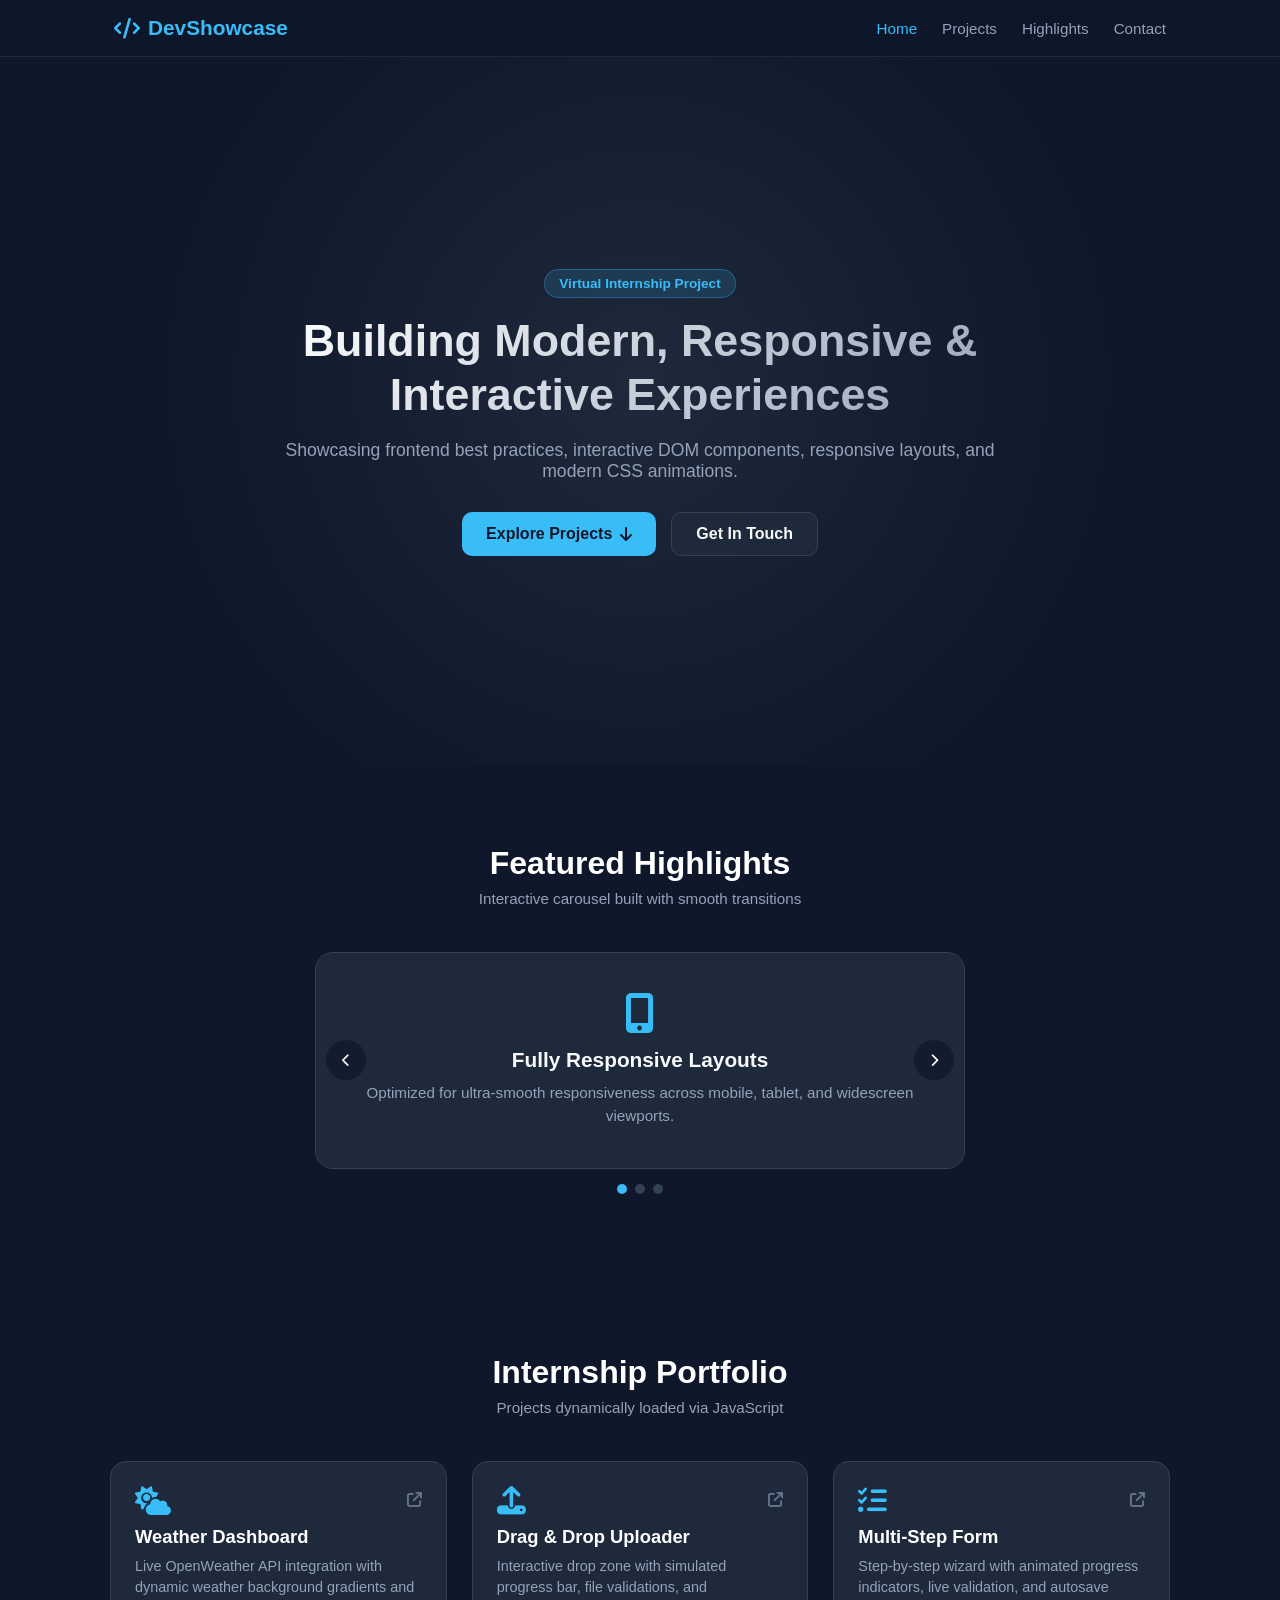
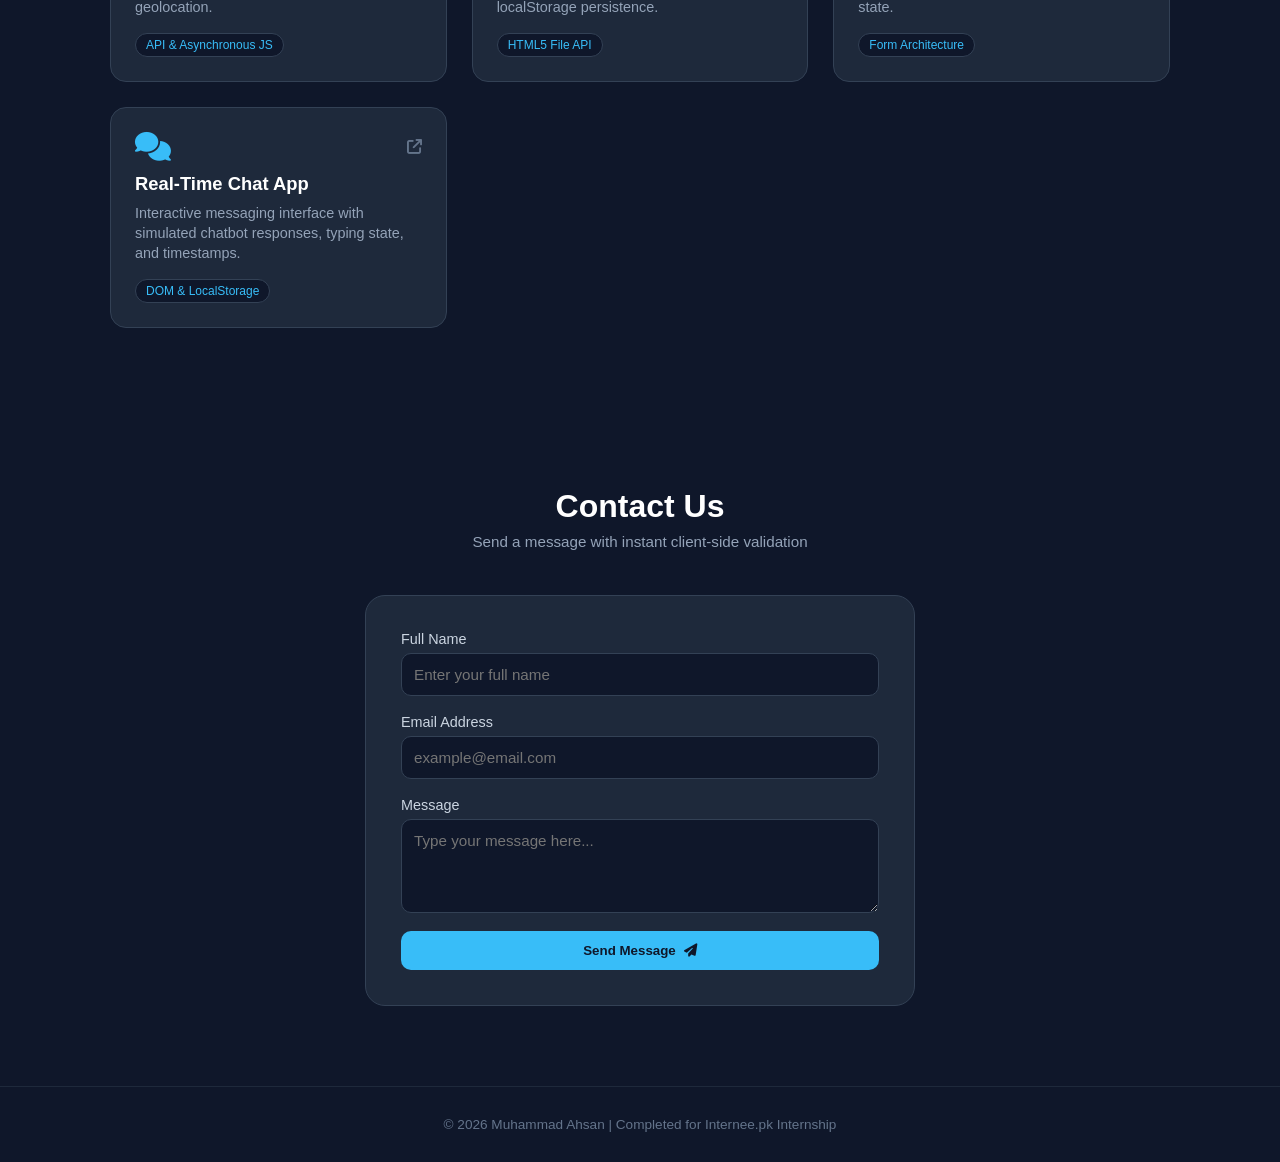
<file: FrontendWebsite_Task6/index.html>
<!DOCTYPE html>
<html lang="en">
<head>
    <meta charset="UTF-8">
    <meta name="viewport" content="width=device-width, initial-scale=1.0">
    <title>Modern Portfolio & Showcase | Internee.pk Task 6</title>
    <link rel="stylesheet" href="style.css">
    <link rel="stylesheet" href="https://cdnjs.cloudflare.com/ajax/libs/font-awesome/6.4.0/css/all.min.css">
</head>
<body>

    <!-- Navigation Header -->
    <header class="navbar">
        <div class="nav-container">
            <a href="#" class="logo"><i class="fa-solid fa-code"></i> DevShowcase</a>
            <nav class="nav-links" id="nav-menu">
                <a href="#hero" class="nav-item active">Home</a>
                <a href="#projects" class="nav-item">Projects</a>
                <a href="#slider" class="nav-item">Highlights</a>
                <a href="#contact" class="nav-item">Contact</a>
            </nav>
            <button class="menu-toggle" id="menu-toggle" aria-label="Toggle navigation">
                <i class="fa-solid fa-bars"></i>
            </button>
        </div>
    </header>

    <!-- Hero Section -->
    <section class="hero" id="hero">
        <div class="hero-content">
            <span class="badge">Virtual Internship Project</span>
            <h1>Building Modern, Responsive & Interactive Experiences</h1>
            <p>Showcasing frontend best practices, interactive DOM components, responsive layouts, and modern CSS animations.</p>
            <div class="hero-actions">
                <a href="#projects" class="btn primary-btn">Explore Projects <i class="fa-solid fa-arrow-down"></i></a>
                <a href="#contact" class="btn secondary-btn">Get In Touch</a>
            </div>
        </div>
    </section>

    <!-- Interactive Highlights Carousel/Slider -->
    <section class="slider-section" id="slider">
        <div class="section-title">
            <h2>Featured Highlights</h2>
            <p>Interactive carousel built with smooth transitions</p>
        </div>

        <div class="slider-wrapper">
            <button class="slider-btn prev-btn" id="prev-slide"><i class="fa-solid fa-chevron-left"></i></button>
            <div class="slider-track" id="slider-track">
                <div class="slide active">
                    <div class="slide-content">
                        <i class="fa-solid fa-mobile-screen-button slide-icon"></i>
                        <h3>Fully Responsive Layouts</h3>
                        <p>Optimized for ultra-smooth responsiveness across mobile, tablet, and widescreen viewports.</p>
                    </div>
                </div>
                <div class="slide">
                    <div class="slide-content">
                        <i class="fa-solid fa-bolt slide-icon"></i>
                        <h3>Dynamic Content Rendering</h3>
                        <p>Dynamic DOM population for items, state manipulation, and interactive event triggers.</p>
                    </div>
                </div>
                <div class="slide">
                    <div class="slide-content">
                        <i class="fa-solid fa-shield-check slide-icon"></i>
                        <h3>Client-Side Validation</h3>
                        <p>Real-time form validation ensuring data integrity and enhanced user experience feedback.</p>
                    </div>
                </div>
            </div>
            <button class="slider-btn next-btn" id="next-slide"><i class="fa-solid fa-chevron-right"></i></button>
        </div>
        <div class="slider-dots" id="slider-dots"></div>
    </section>

    <!-- Dynamic Projects Section -->
    <section class="projects-section" id="projects">
        <div class="section-title">
            <h2>Internship Portfolio</h2>
            <p>Projects dynamically loaded via JavaScript</p>
        </div>
        <div class="projects-grid" id="projects-grid">
            <!-- Rendered dynamically by script.js -->
        </div>
    </section>

    <!-- Interactive Contact Form Section -->
    <section class="contact-section" id="contact">
        <div class="section-title">
            <h2>Contact Us</h2>
            <p>Send a message with instant client-side validation</p>
        </div>

        <div class="contact-card">
            <form id="contact-form" novalidate>
                <div class="form-group">
                    <label for="name">Full Name</label>
                    <input type="text" id="name" placeholder="Enter your full name">
                    <span class="error-msg">Please enter your name</span>
                </div>

                <div class="form-group">
                    <label for="email">Email Address</label>
                    <input type="email" id="email" placeholder="example@email.com">
                    <span class="error-msg">Please enter a valid email address</span>
                </div>

                <div class="form-group">
                    <label for="message">Message</label>
                    <textarea id="message" rows="4" placeholder="Type your message here..."></textarea>
                    <span class="error-msg">Message must be at least 10 characters</span>
                </div>

                <button type="submit" class="btn primary-btn submit-btn">Send Message <i class="fa-solid fa-paper-plane"></i></button>
                <div id="form-feedback" class="form-feedback hidden">Message sent successfully!</div>
            </form>
        </div>
    </section>

    <!-- Footer -->
    <footer>
        <p>© 2026 Muhammad Ahsan | Completed for Internee.pk Internship</p>
    </footer>

    <script src="script.js"></script>
</body>
</html>
</file>
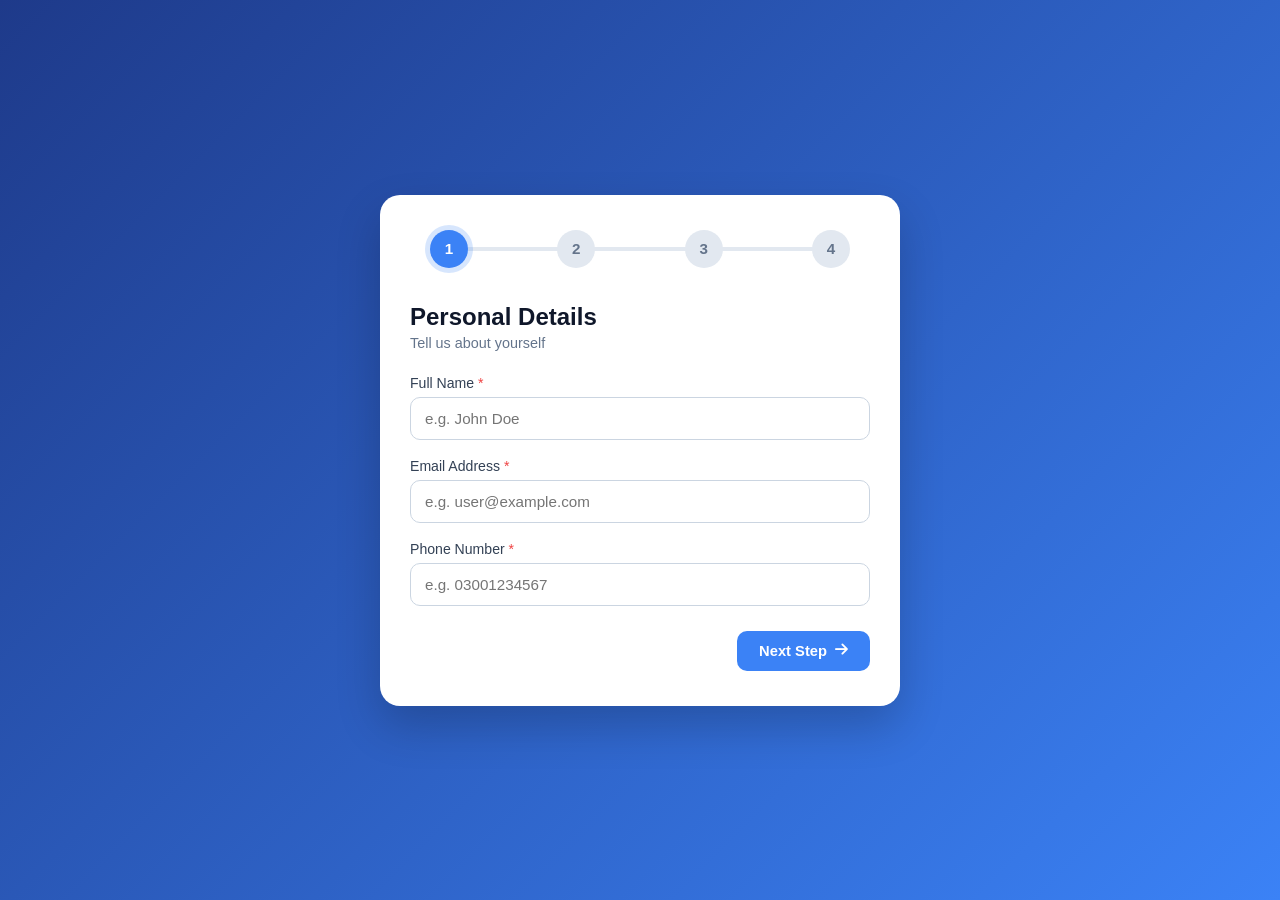
<file: MultiStepForm_Task4/index.html>
<!DOCTYPE html>
<html lang="en">
<head>
    <meta charset="UTF-8">
    <meta name="viewport" content="width=device-width, initial-scale=1.0">
    <title>Multi-Step Form | Internee.pk Task 4</title>
    <link rel="stylesheet" href="style.css">
    <link rel="stylesheet" href="https://cdnjs.cloudflare.com/ajax/libs/font-awesome/6.4.0/css/all.min.css">
</head>
<body>
    <div class="form-container">
        <!-- Progress Bar Indicator -->
        <div class="progress-bar-container">
            <div class="progress-track">
                <div class="progress-fill" id="progress-fill"></div>
            </div>
            <div class="steps-indicator">
                <div class="step-circle active" data-step="1">1</div>
                <div class="step-circle" data-step="2">2</div>
                <div class="step-circle" data-step="3">3</div>
                <div class="step-circle" data-step="4">4</div>
            </div>
        </div>

        <form id="multi-step-form" novalidate>
            <!-- Step 1: Personal Information -->
            <div class="form-step active" id="step-1">
                <h2>Personal Details</h2>
                <p class="step-subtitle">Tell us about yourself</p>

                <div class="input-group">
                    <label for="fullName">Full Name <span class="required">*</span></label>
                    <input type="text" id="fullName" name="fullName" placeholder="e.g. John Doe">
                    <span class="error-text">Please enter your full name</span>
                </div>

                <div class="input-group">
                    <label for="email">Email Address <span class="required">*</span></label>
                    <input type="email" id="email" name="email" placeholder="e.g. user@example.com">
                    <span class="error-text">Please enter a valid email address</span>
                </div>

                <div class="input-group">
                    <label for="phone">Phone Number <span class="required">*</span></label>
                    <input type="tel" id="phone" name="phone" placeholder="e.g. 03001234567">
                    <span class="error-text">Please enter a valid phone number</span>
                </div>

                <div class="btn-group single-btn">
                    <button type="button" class="btn next-btn" onclick="nextStep(1)">Next Step <i class="fa-solid fa-arrow-right"></i></button>
                </div>
            </div>

            <!-- Step 2: Educational & Professional Background -->
            <div class="form-step" id="step-2">
                <h2>Background Info</h2>
                <p class="step-subtitle">Your education and focus area</p>

                <div class="input-group">
                    <label for="education">Highest Education / Degree <span class="required">*</span></label>
                    <input type="text" id="education" name="education" placeholder="e.g. BS Software Engineering">
                    <span class="error-text">Please specify your educational background</span>
                </div>

                <div class="input-group">
                    <label for="domain">Primary Track <span class="required">*</span></label>
                    <select id="domain" name="domain">
                        <option value="">Select your track</option>
                        <option value="Frontend Development">Frontend Development</option>
                        <option value="Backend Development">Backend Development</option>
                        <option value="Full Stack Development">Full Stack Development</option>
                        <option value="Game Development">Game Development</option>
                    </select>
                    <span class="error-text">Please choose your track</span>
                </div>

                <div class="btn-group">
                    <button type="button" class="btn prev-btn" onclick="prevStep(2)"><i class="fa-solid fa-arrow-left"></i> Previous</button>
                    <button type="button" class="btn next-btn" onclick="nextStep(2)">Next Step <i class="fa-solid fa-arrow-right"></i></button>
                </div>
            </div>

            <!-- Step 3: Preferences & Links -->
            <div class="form-step" id="step-3">
                <h2>Preferences & Links</h2>
                <p class="step-subtitle">Social profiles and internship goals</p>

                <div class="input-group">
                    <label for="github">GitHub Profile URL <span class="required">*</span></label>
                    <input type="url" id="github" name="github" placeholder="https://github.com/username">
                    <span class="error-text">Please enter a valid URL</span>
                </div>

                <div class="input-group">
                    <label for="experience">Experience Level <span class="required">*</span></label>
                    <select id="experience" name="experience">
                        <option value="">Select experience level</option>
                        <option value="Beginner (0-1 Years)">Beginner (0-1 Years)</option>
                        <option value="Intermediate (1-3 Years)">Intermediate (1-3 Years)</option>
                        <option value="Advanced (3+ Years)">Advanced</option>
                    </select>
                    <span class="error-text">Please select your experience level</span>
                </div>

                <div class="btn-group">
                    <button type="button" class="btn prev-btn" onclick="prevStep(3)"><i class="fa-solid fa-arrow-left"></i> Previous</button>
                    <button type="button" class="btn next-btn" onclick="nextStep(3)">Review Info <i class="fa-solid fa-arrow-right"></i></button>
                </div>
            </div>

            <!-- Step 4: Summary & Submission -->
            <div class="form-step" id="step-4">
                <h2>Summary & Confirmation</h2>
                <p class="step-subtitle">Please verify your details before final submission</p>

                <div class="summary-card" id="summary-content">
                    <!-- Populated dynamically by JavaScript -->
                </div>

                <div class="btn-group">
                    <button type="button" class="btn prev-btn" onclick="prevStep(4)"><i class="fa-solid fa-arrow-left"></i> Edit Details</button>
                    <button type="submit" class="btn submit-btn">Confirm & Submit <i class="fa-solid fa-check"></i></button>
                </div>
            </div>
        </form>

        <!-- Success Message on Final Submit -->
        <div id="success-screen" class="success-screen hidden">
            <div class="success-icon"><i class="fa-solid fa-circle-check"></i></div>
            <h2>Submission Successful!</h2>
            <p>Your details have been saved and validated successfully.</p>
            <button type="button" class="btn reset-btn" id="reset-form-btn">Start Over</button>
        </div>
    </div>

    <script src="script.js"></script>
</body>
</html>
</file>
<file: FrontendWebsite_Task6/style.css>
* {
    margin: 0;
    padding: 0;
    box-sizing: border-box;
    font-family: 'Poppins', -apple-system, BlinkMacSystemFont, 'Segoe UI', Roboto, sans-serif;
    scroll-behavior: smooth;
}

body {
    background: #0f172a;
    color: #f8fafc;
    overflow-x: hidden;
}

/* Navbar */
.navbar {
    position: fixed;
    top: 0;
    left: 0;
    width: 100%;
    background: rgba(15, 23, 42, 0.9);
    backdrop-filter: blur(12px);
    z-index: 1000;
    border-bottom: 1px solid #1e293b;
}

.nav-container {
    max-width: 1100px;
    margin: 0 auto;
    display: flex;
    justify-content: space-between;
    align-items: center;
    padding: 16px 24px;
}

.logo {
    color: #38bdf8;
    font-size: 1.3rem;
    font-weight: 700;
    text-decoration: none;
    display: flex;
    align-items: center;
    gap: 8px;
}

.nav-links {
    display: flex;
    gap: 25px;
}

.nav-item {
    color: #94a3b8;
    text-decoration: none;
    font-size: 0.95rem;
    font-weight: 500;
    transition: color 0.3s;
}

.nav-item:hover, .nav-item.active {
    color: #38bdf8;
}

.menu-toggle {
    display: none;
    background: none;
    border: none;
    color: #f8fafc;
    font-size: 1.4rem;
    cursor: pointer;
}

/* Hero Section */
.hero {
    min-height: 85vh;
    display: flex;
    align-items: center;
    justify-content: center;
    text-align: center;
    padding: 120px 20px 60px;
    background: radial-gradient(circle at center, #1e293b 0%, #0f172a 70%);
}

.hero-content {
    max-width: 750px;
}

.badge {
    background: rgba(56, 189, 248, 0.15);
    color: #38bdf8;
    padding: 6px 14px;
    border-radius: 20px;
    font-size: 0.85rem;
    font-weight: 600;
    display: inline-block;
    margin-bottom: 16px;
    border: 1px solid rgba(56, 189, 248, 0.3);
}

.hero h1 {
    font-size: 2.8rem;
    line-height: 1.2;
    margin-bottom: 18px;
    background: linear-gradient(135deg, #ffffff, #94a3b8);
    -webkit-background-clip: text;
    -webkit-text-fill-color: transparent;
}

.hero p {
    color: #94a3b8;
    font-size: 1.1rem;
    margin-bottom: 30px;
}

.hero-actions {
    display: flex;
    justify-content: center;
    gap: 15px;
}

/* Buttons */
.btn {
    padding: 12px 24px;
    border-radius: 10px;
    font-weight: 600;
    text-decoration: none;
    display: inline-flex;
    align-items: center;
    gap: 8px;
    cursor: pointer;
    transition: all 0.3s;
    border: none;
}

.primary-btn {
    background: #38bdf8;
    color: #0f172a;
}

.primary-btn:hover {
    background: #0284c7;
    color: #ffffff;
    transform: translateY(-2px);
}

.secondary-btn {
    background: #1e293b;
    color: #f8fafc;
    border: 1px solid #334155;
}

.secondary-btn:hover {
    background: #334155;
    transform: translateY(-2px);
}

/* Section Common Styling */
section {
    padding: 80px 20px;
    max-width: 1100px;
    margin: 0 auto;
}

.section-title {
    text-align: center;
    margin-bottom: 45px;
}

.section-title h2 {
    font-size: 2rem;
    color: #ffffff;
    margin-bottom: 8px;
}

.section-title p {
    color: #94a3b8;
    font-size: 0.95rem;
}

/* Highlights Slider */
.slider-wrapper {
    position: relative;
    max-width: 650px;
    margin: 0 auto;
    overflow: hidden;
    border-radius: 18px;
    background: #1e293b;
    border: 1px solid #334155;
}

.slider-track {
    display: flex;
    transition: transform 0.4s ease-in-out;
}

.slide {
    min-width: 100%;
    padding: 40px 30px;
    text-align: center;
}

.slide-icon {
    font-size: 2.5rem;
    color: #38bdf8;
    margin-bottom: 15px;
}

.slide h3 {
    font-size: 1.3rem;
    margin-bottom: 10px;
}

.slide p {
    color: #94a3b8;
    font-size: 0.95rem;
    line-height: 1.5;
}

.slider-btn {
    position: absolute;
    top: 50%;
    transform: translateY(-50%);
    background: rgba(15, 23, 42, 0.7);
    color: #fff;
    border: none;
    width: 40px;
    height: 40px;
    border-radius: 50%;
    cursor: pointer;
    z-index: 10;
    transition: background 0.2s;
}

.slider-btn:hover { 
    background: #38bdf8; 
    color: #0f172a; 
}

.prev-btn { left: 10px; }
.next-btn { right: 10px; }

.slider-dots {
    display: flex;
    justify-content: center;
    gap: 8px;
    margin-top: 15px;
}

.dot {
    width: 10px;
    height: 10px;
    background: #334155;
    border-radius: 50%;
    cursor: pointer;
    transition: background 0.3s;
}

.dot.active { background: #38bdf8; }

/* Dynamic & Clickable Projects Grid */
.projects-grid {
    display: grid;
    grid-template-columns: repeat(auto-fit, minmax(280px, 1fr));
    gap: 25px;
}

.project-card {
    background: #1e293b;
    border-radius: 16px;
    padding: 24px;
    border: 1px solid #334155;
    transition: transform 0.3s ease, border-color 0.3s ease, box-shadow 0.3s ease;
    display: flex;
    flex-direction: column;
    justify-content: space-between;
    text-decoration: none;
    color: inherit;
    cursor: pointer;
}

.project-card:hover {
    transform: translateY(-6px);
    border-color: #38bdf8;
    box-shadow: 0 10px 25px rgba(56, 189, 248, 0.15);
}

.card-top {
    display: flex;
    justify-content: space-between;
    align-items: center;
    margin-bottom: 12px;
}

.card-icon {
    font-size: 1.8rem;
    color: #38bdf8;
}

.external-icon {
    font-size: 0.95rem;
    color: #64748b;
    transition: color 0.2s;
}

.project-card:hover .external-icon {
    color: #38bdf8;
}

.project-card h3 {
    font-size: 1.15rem;
    margin-bottom: 8px;
    color: #ffffff;
}

.project-card p {
    color: #94a3b8;
    font-size: 0.9rem;
    margin-bottom: 16px;
    line-height: 1.4;
}

.tag {
    align-self: flex-start;
    background: #0f172a;
    color: #38bdf8;
    font-size: 0.75rem;
    padding: 4px 10px;
    border-radius: 12px;
    border: 1px solid #334155;
}

/* Contact Card */
.contact-card {
    max-width: 550px;
    margin: 0 auto;
    background: #1e293b;
    padding: 35px;
    border-radius: 20px;
    border: 1px solid #334155;
}

.form-group {
    display: flex;
    flex-direction: column;
    margin-bottom: 18px;
    text-align: left;
}

.form-group label {
    font-size: 0.9rem;
    color: #cbd5e1;
    margin-bottom: 6px;
}

.form-group input, .form-group textarea {
    background: #0f172a;
    border: 1px solid #334155;
    padding: 12px;
    border-radius: 10px;
    color: #fff;
    outline: none;
    font-size: 0.95rem;
    transition: border-color 0.2s;
}

.form-group input:focus, .form-group textarea:focus {
    border-color: #38bdf8;
}

.form-group.invalid input, .form-group.invalid textarea {
    border-color: #ef4444;
}

.error-msg {
    display: none;
    color: #ef4444;
    font-size: 0.8rem;
    margin-top: 4px;
}

.form-group.invalid .error-msg {
    display: block;
}

.submit-btn {
    width: 100%;
    justify-content: center;
}

.form-feedback {
    margin-top: 15px;
    padding: 10px;
    background: rgba(34, 197, 94, 0.2);
    border: 1px solid #22c55e;
    color: #4ade80;
    border-radius: 8px;
    text-align: center;
    font-size: 0.9rem;
}

.hidden { display: none; }

/* Footer */
footer {
    text-align: center;
    padding: 30px 20px;
    color: #64748b;
    font-size: 0.85rem;
    border-top: 1px solid #1e293b;
}

/* Mobile Responsive */
@media (max-width: 768px) {
    .menu-toggle { display: block; }
    .nav-links {
        display: none;
        flex-direction: column;
        position: absolute;
        top: 100%;
        left: 0;
        width: 100%;
        background: #0f172a;
        padding: 20px;
        border-bottom: 1px solid #1e293b;
    }
    .nav-links.active { display: flex; }
    .hero h1 { font-size: 2rem; }
    .hero-actions { flex-direction: column; }
}
</file>
<file: MultiStepForm_Task4/style.css>
* {
    margin: 0;
    padding: 0;
    box-sizing: border-box;
    font-family: 'Poppins', -apple-system, BlinkMacSystemFont, 'Segoe UI', Roboto, sans-serif;
}

body {
    min-height: 100vh;
    display: flex;
    justify-content: center;
    align-items: center;
    background: linear-gradient(135deg, #1e3a8a, #3b82f6);
    padding: 20px;
}

.form-container {
    background: #ffffff;
    width: 100%;
    max-width: 520px;
    border-radius: 20px;
    padding: 35px 30px;
    box-shadow: 0 20px 45px rgba(0, 0, 0, 0.2);
    position: relative;
    overflow: hidden;
}

/* Progress Indicator */
.progress-bar-container {
    position: relative;
    margin-bottom: 35px;
}

.progress-track {
    position: absolute;
    top: 50%;
    left: 10%;
    width: 80%;
    height: 4px;
    background: #e2e8f0;
    transform: translateY(-50%);
    z-index: 1;
}

.progress-fill {
    width: 0%;
    height: 100%;
    background: #3b82f6;
    transition: width 0.4s ease;
}

.steps-indicator {
    display: flex;
    justify-content: space-between;
    position: relative;
    z-index: 2;
    padding: 0 20px;
}

.step-circle {
    width: 38px;
    height: 38px;
    background: #e2e8f0;
    color: #64748b;
    border-radius: 50%;
    display: flex;
    align-items: center;
    justify-content: center;
    font-weight: 600;
    font-size: 0.95rem;
    transition: all 0.3s ease;
}

.step-circle.active {
    background: #3b82f6;
    color: #ffffff;
    box-shadow: 0 0 0 5px rgba(59, 130, 246, 0.2);
}

.step-circle.completed {
    background: #10b981;
    color: #ffffff;
}

/* Form Steps & Animations */
.form-step {
    display: none;
    opacity: 0;
    transform: translateX(30px);
    transition: opacity 0.35s ease, transform 0.35s ease;
}

.form-step.active {
    display: block;
    opacity: 1;
    transform: translateX(0);
}

.form-step h2 {
    font-size: 1.5rem;
    color: #0f172a;
    margin-bottom: 4px;
}

.step-subtitle {
    font-size: 0.9rem;
    color: #64748b;
    margin-bottom: 24px;
}

/* Input Fields */
.input-group {
    display: flex;
    flex-direction: column;
    margin-bottom: 18px;
    text-align: left;
}

.input-group label {
    font-size: 0.88rem;
    font-weight: 500;
    color: #334155;
    margin-bottom: 6px;
}

.required {
    color: #ef4444;
}

.input-group input,
.input-group select {
    padding: 12px 14px;
    border: 1.5px solid #cbd5e1;
    border-radius: 10px;
    font-size: 0.95rem;
    color: #1e293b;
    outline: none;
    transition: border-color 0.2s, box-shadow 0.2s;
}

.input-group input:focus,
.input-group select:focus {
    border-color: #3b82f6;
    box-shadow: 0 0 0 3px rgba(59, 130, 246, 0.15);
}

.input-group.invalid input,
.input-group.invalid select {
    border-color: #ef4444;
}

.error-text {
    display: none;
    font-size: 0.8rem;
    color: #ef4444;
    margin-top: 5px;
}

.input-group.invalid .error-text {
    display: block;
}

/* Buttons */
.btn-group {
    display: flex;
    justify-content: space-between;
    gap: 12px;
    margin-top: 25px;
}

.btn-group.single-btn {
    justify-content: flex-end;
}

.btn {
    padding: 12px 22px;
    font-size: 0.92rem;
    font-weight: 600;
    border-radius: 10px;
    border: none;
    cursor: pointer;
    transition: all 0.2s ease;
    display: inline-flex;
    align-items: center;
    gap: 8px;
}

.next-btn, .submit-btn {
    background: #3b82f6;
    color: #ffffff;
}

.next-btn:hover, .submit-btn:hover {
    background: #2563eb;
}

.submit-btn {
    background: #10b981;
}

.submit-btn:hover {
    background: #059669;
}

.prev-btn {
    background: #f1f5f9;
    color: #475569;
}

.prev-btn:hover {
    background: #e2e8f0;
}

/* Summary Card */
.summary-card {
    background: #f8fafc;
    border: 1px solid #e2e8f0;
    border-radius: 12px;
    padding: 18px;
    text-align: left;
    margin-bottom: 20px;
}

.summary-item {
    display: flex;
    justify-content: space-between;
    padding: 8px 0;
    border-bottom: 1px solid #edf2f7;
    font-size: 0.9rem;
}

.summary-item:last-child {
    border-bottom: none;
}

.summary-label {
    font-weight: 500;
    color: #64748b;
}

.summary-val {
    font-weight: 600;
    color: #1e293b;
    max-width: 60%;
    word-break: break-all;
    text-align: right;
}

/* Success Screen */
.success-screen {
    text-align: center;
    padding: 20px 0;
}

.success-icon {
    font-size: 4rem;
    color: #10b981;
    margin-bottom: 15px;
}

.success-screen h2 {
    color: #0f172a;
    font-size: 1.6rem;
    margin-bottom: 8px;
}

.success-screen p {
    color: #64748b;
    margin-bottom: 25px;
}

.reset-btn {
    background: #3b82f6;
    color: white;
}

.hidden {
    display: none !important;
}
</file>
